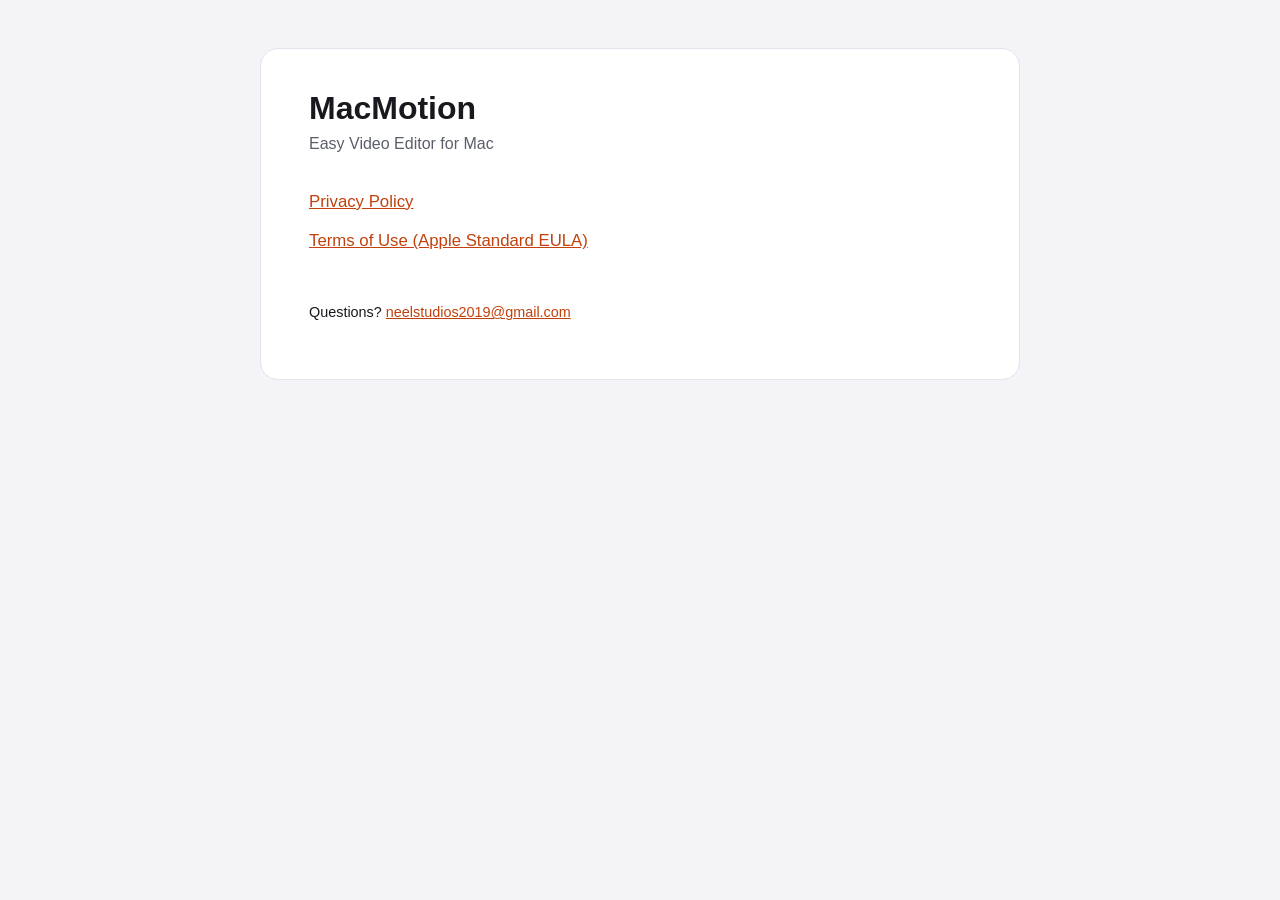
<file: index.html>
<!doctype html>
<html lang="en">
<head>
<meta charset="utf-8">
<meta name="viewport" content="width=device-width, initial-scale=1">
<title>MacMotion Legal</title>
<meta name="description" content="Privacy Policy and Terms of Use for MacMotion — Easy Video Editor for Mac.">
<link rel="stylesheet" href="style.css">
</head>
<body>
<main>
<h1>MacMotion</h1>
<p class="meta">Easy Video Editor for Mac</p>
<div class="links">
<a href="privacy.html">Privacy Policy</a>
<a href="https://www.apple.com/legal/internet-services/itunes/dev/stdeula/">Terms of Use (Apple Standard EULA)</a>
</div>
<footer><p>Questions? <a href="mailto:neelstudios2019@gmail.com">neelstudios2019@gmail.com</a></p></footer>
</main>
</body>
</html>
</file>
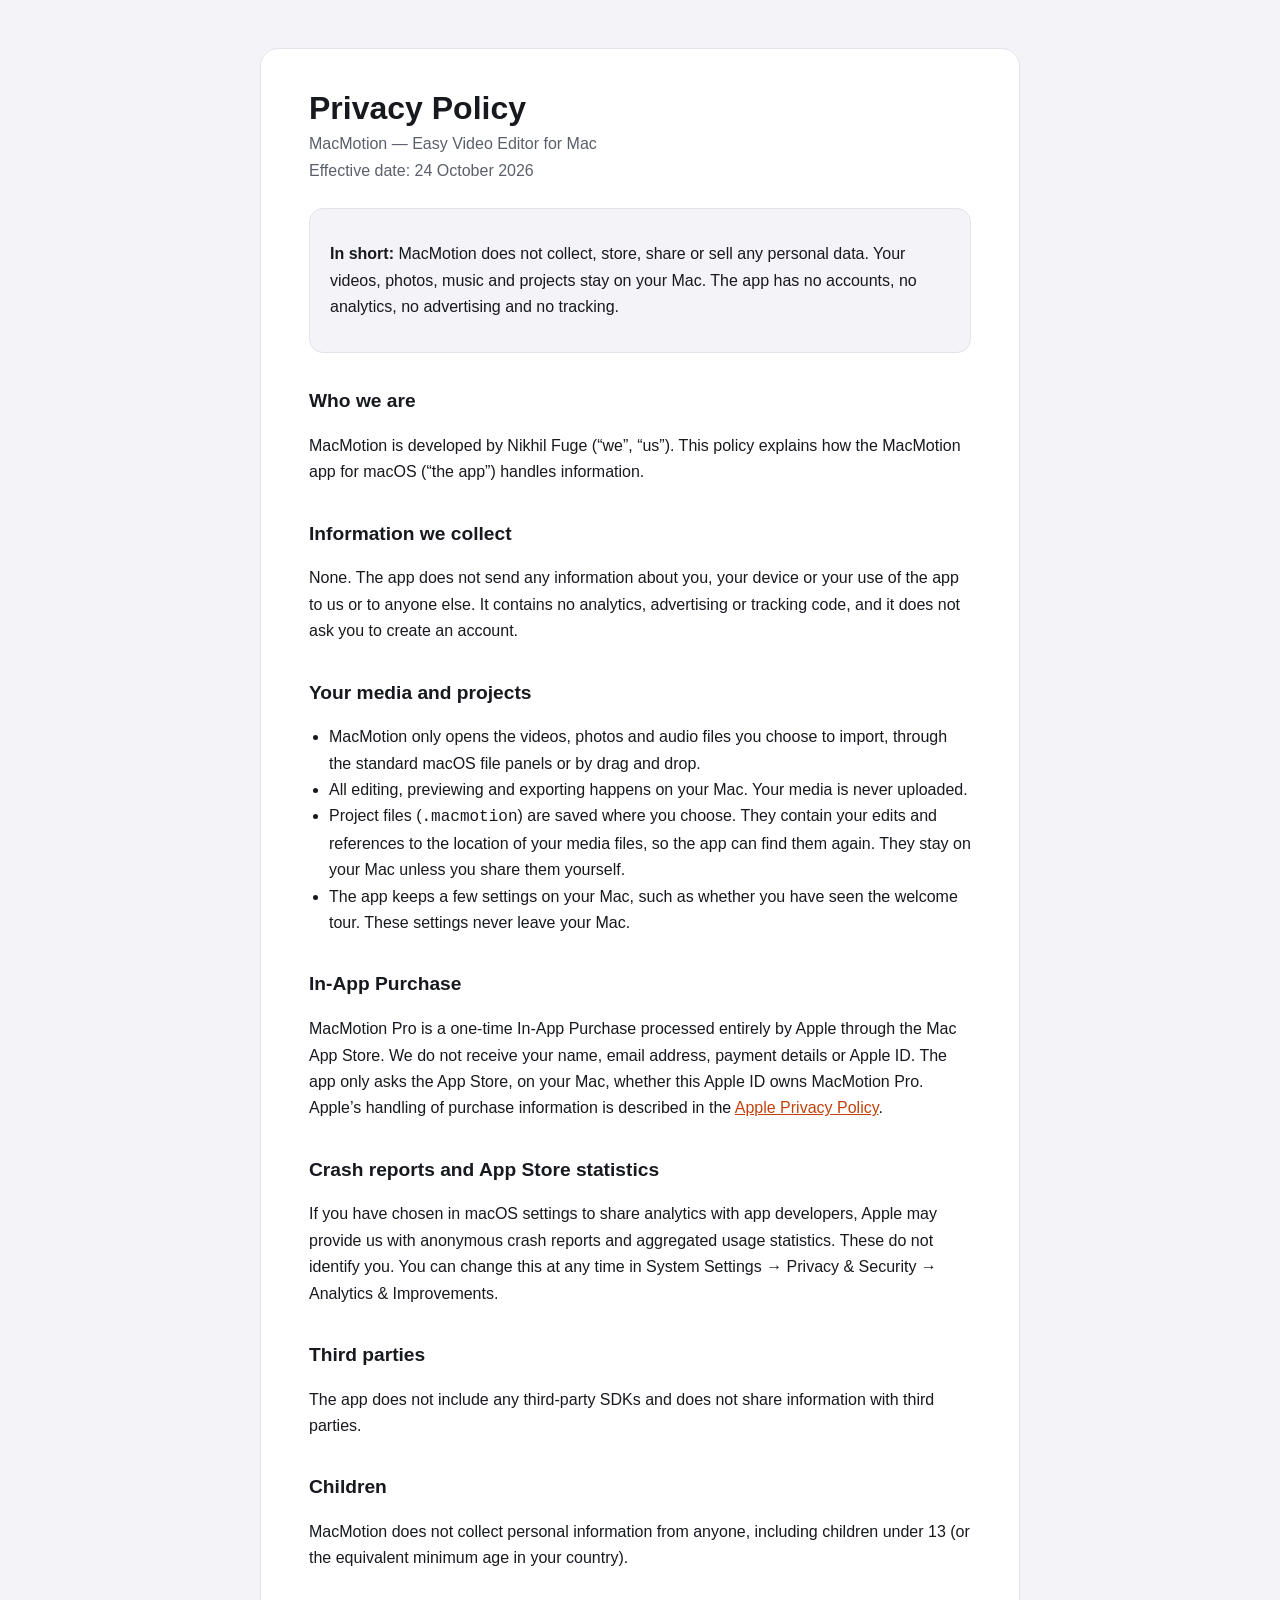
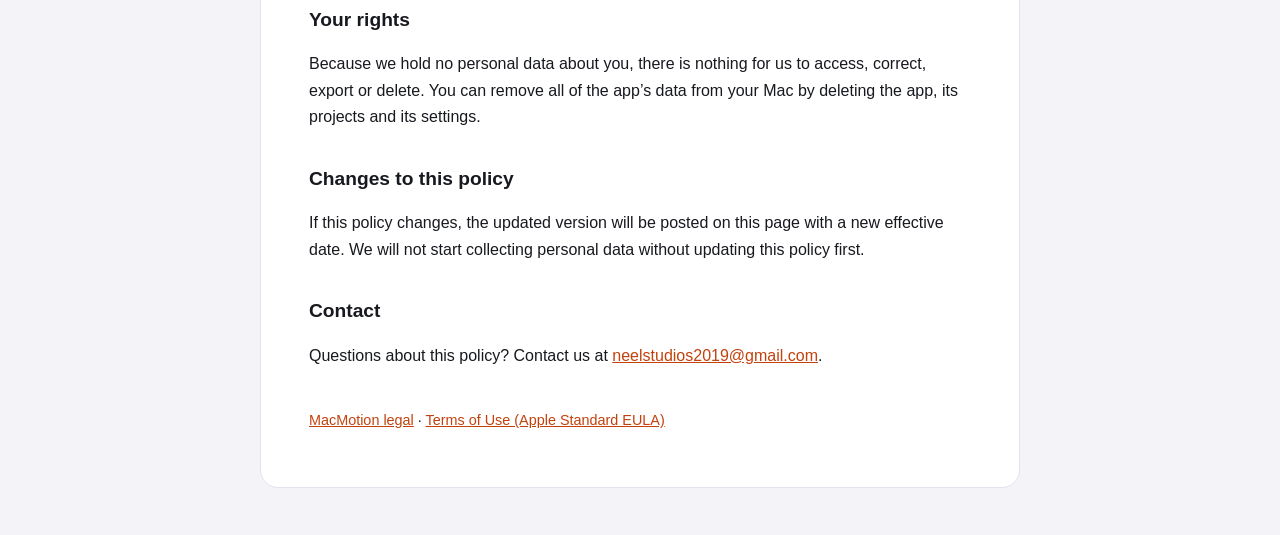
<file: privacy.html>
<!doctype html>
<html lang="en">
<head>
<meta charset="utf-8">
<meta name="viewport" content="width=device-width, initial-scale=1">
<title>MacMotion Privacy Policy</title>
<meta name="description" content="Privacy Policy for MacMotion — Easy Video Editor for Mac. MacMotion collects no personal data.">
<link rel="stylesheet" href="style.css">
</head>
<body>
<main>
<h1>Privacy Policy</h1>
<p class="meta">MacMotion — Easy Video Editor for Mac<br>Effective date: 24 October 2026</p>

<div class="summary">
<p><strong>In short:</strong> MacMotion does not collect, store, share or sell any personal data. Your videos, photos, music and projects stay on your Mac. The app has no accounts, no analytics, no advertising and no tracking.</p>
</div>

<h2>Who we are</h2>
<p>MacMotion is developed by Nikhil Fuge (“we”, “us”). This policy explains how the MacMotion app for macOS (“the app”) handles information.</p>

<h2>Information we collect</h2>
<p>None. The app does not send any information about you, your device or your use of the app to us or to anyone else. It contains no analytics, advertising or tracking code, and it does not ask you to create an account.</p>

<h2>Your media and projects</h2>
<ul>
<li>MacMotion only opens the videos, photos and audio files you choose to import, through the standard macOS file panels or by drag and drop.</li>
<li>All editing, previewing and exporting happens on your Mac. Your media is never uploaded.</li>
<li>Project files (<code>.macmotion</code>) are saved where you choose. They contain your edits and references to the location of your media files, so the app can find them again. They stay on your Mac unless you share them yourself.</li>
<li>The app keeps a few settings on your Mac, such as whether you have seen the welcome tour. These settings never leave your Mac.</li>
</ul>

<h2>In-App Purchase</h2>
<p>MacMotion Pro is a one-time In-App Purchase processed entirely by Apple through the Mac App Store. We do not receive your name, email address, payment details or Apple ID. The app only asks the App Store, on your Mac, whether this Apple ID owns MacMotion Pro. Apple’s handling of purchase information is described in the <a href="https://www.apple.com/legal/privacy/">Apple Privacy Policy</a>.</p>

<h2>Crash reports and App Store statistics</h2>
<p>If you have chosen in macOS settings to share analytics with app developers, Apple may provide us with anonymous crash reports and aggregated usage statistics. These do not identify you. You can change this at any time in System Settings → Privacy &amp; Security → Analytics &amp; Improvements.</p>

<h2>Third parties</h2>
<p>The app does not include any third-party SDKs and does not share information with third parties.</p>

<h2>Children</h2>
<p>MacMotion does not collect personal information from anyone, including children under 13 (or the equivalent minimum age in your country).</p>

<h2>Your rights</h2>
<p>Because we hold no personal data about you, there is nothing for us to access, correct, export or delete. You can remove all of the app’s data from your Mac by deleting the app, its projects and its settings.</p>

<h2>Changes to this policy</h2>
<p>If this policy changes, the updated version will be posted on this page with a new effective date. We will not start collecting personal data without updating this policy first.</p>

<h2>Contact</h2>
<p>Questions about this policy? Contact us at <a href="mailto:neelstudios2019@gmail.com">neelstudios2019@gmail.com</a>.</p>

<footer>
<p><a href="./">MacMotion legal</a> · <a href="https://www.apple.com/legal/internet-services/itunes/dev/stdeula/">Terms of Use (Apple Standard EULA)</a></p>
</footer>
</main>
</body>
</html>
</file>
<file: style.css>
:root {
  --bg: #f3f3f8;
  --card: #ffffff;
  --text: #17191f;
  --muted: #5b5f6b;
  --border: #e3e3ec;
  --accent: #c2410c;
  color-scheme: light dark;
}
@media (prefers-color-scheme: dark) {
  :root {
    --bg: #121318;
    --card: #1c1d24;
    --text: #ececf1;
    --muted: #a3a6b1;
    --border: #2c2d36;
    --accent: #ff8a66;
  }
}
* { box-sizing: border-box; }
body {
  margin: 0;
  background: var(--bg);
  color: var(--text);
  font: 16px/1.65 -apple-system, BlinkMacSystemFont, "Segoe UI", Roboto, Helvetica, Arial, sans-serif;
}
main {
  max-width: 760px;
  margin: 48px auto;
  padding: 40px 48px;
  background: var(--card);
  border: 1px solid var(--border);
  border-radius: 18px;
}
@media (max-width: 820px) {
  main { margin: 16px; padding: 24px 20px; }
}
h1 { font-size: 2rem; line-height: 1.2; margin: 0 0 4px; }
h2 { font-size: 1.2rem; margin: 32px 0 8px; }
p, li { color: var(--text); }
.meta { color: var(--muted); margin: 0 0 24px; }
a { color: var(--accent); }
ul { padding-left: 1.25rem; }
.summary {
  background: var(--bg);
  border: 1px solid var(--border);
  border-radius: 14px;
  padding: 16px 20px;
}
.links a { display: block; padding: 6px 0; font-size: 1.05rem; }
footer { color: var(--muted); font-size: 0.9rem; margin-top: 40px; }
</file>
